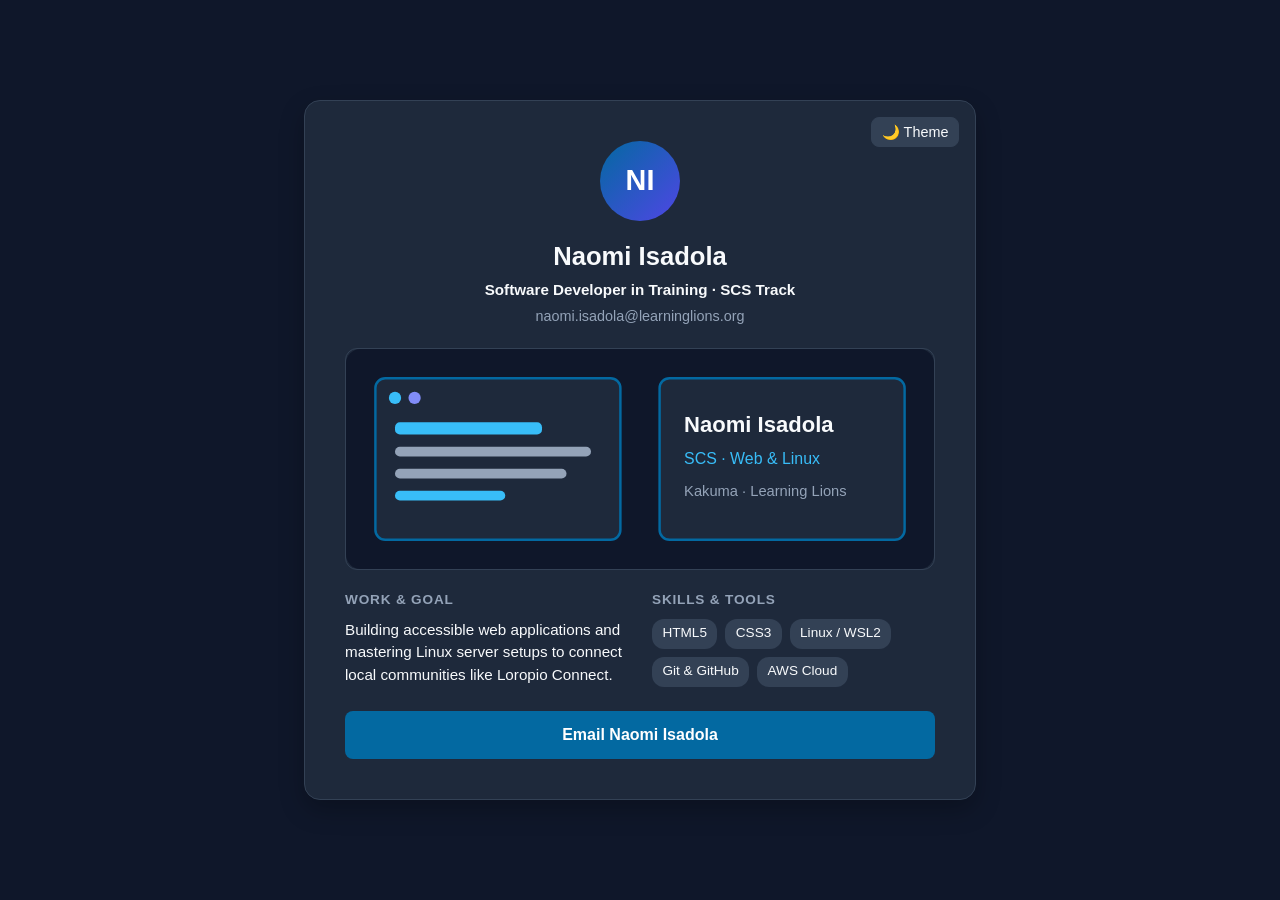
<file: index.html>
<!doctype html>
<html lang="en">
  <head>
    <meta charset="UTF-8" />
    <meta name="viewport" content="width=device-width, initial-scale=1.0" />
    <title>Naomi Isadola | Developer Profile</title>
    <link rel="stylesheet" href="style.css" />
  </head>
  <body>
    <main class="card">
      <button class="toggle-btn" id="themeToggle" aria-label="Toggle light or dark theme">🌙 Theme</button>
      <header>
        <div class="avatar" aria-hidden="true">NI</div>
        <h1>Naomi Isadola</h1>
        <p class="track">Software Developer in Training · SCS Track</p>
        <p class="email">naomi.isadola@learninglions.org</p>
      </header>
      <img src="images/naomi-workspace.svg" alt="Diagram of Naomi Isadola's Linux terminal and web development workspace at Learning Lions" class="hero-img" />
      <div class="sections-grid">
        <section class="section">
          <h2 class="section-title">Work &amp; Goal</h2>
          <p class="section-body">Building accessible web applications and mastering Linux server setups to connect local communities like Loropio Connect.</p>
        </section>
        <section class="section">
          <h2 class="section-title">Skills &amp; Tools</h2>
          <div class="skills">
            <span class="skill-tag">HTML5</span>
            <span class="skill-tag">CSS3</span>
            <span class="skill-tag">Linux / WSL2</span>
            <span class="skill-tag">Git &amp; GitHub</span>
            <span class="skill-tag">AWS Cloud</span>
          </div>
        </section>
      </div>
      <a href="mailto:naomi.isadola@learninglions.org" class="btn">Email Naomi Isadola</a>
    </main>
    <script>
      const toggleBtn = document.getElementById("themeToggle");
      toggleBtn.addEventListener("click", () => {
        document.body.classList.toggle("light-mode");
        toggleBtn.textContent = document.body.classList.contains("light-mode") ? "☀️ Theme" : "🌙 Theme";
      });
    </script>
  </body>
</html>
</file>
<file: style.css>
:root {
  --bg: #0f172a;
  --card-bg: #1e293b;
  --text-main: #f8fafc;
  --text-muted: #94a3b8;
  --accent: #0369a1;
  --accent-hover: #075985;
  --accent-secondary: #4f46e5;
  --btn-text: #ffffff;
  --tag-bg: #334155;
  --shadow: rgba(0, 0, 0, 0.25);
  --border: #334155;
}
.light-mode {
  --bg: #f8fafc;
  --card-bg: #ffffff;
  --text-main: #0f172a;
  --text-muted: #475569;
  --accent: #0369a1;
  --accent-hover: #075985;
  --accent-secondary: #4338ca;
  --btn-text: #ffffff;
  --tag-bg: #e2e8f0;
  --shadow: rgba(15, 23, 42, 0.12);
  --border: #cbd5e1;
}
* { box-sizing: border-box; margin: 0; padding: 0; transition: background-color 0.3s, color 0.3s; }
body { font-family: "Segoe UI", Tahoma, sans-serif; background-color: var(--bg); color: var(--text-main); display: flex; justify-content: center; align-items: center; min-height: 100vh; padding: 1.25rem; line-height: 1.5; }
.card { background-color: var(--card-bg); border: 1px solid var(--border); width: 100%; max-width: 30rem; padding: 2rem; border-radius: 1rem; box-shadow: 0 0.625rem 1.5rem var(--shadow); text-align: center; position: relative; }
.toggle-btn { position: absolute; top: 1rem; right: 1rem; background-color: var(--tag-bg); color: var(--text-main); border: 1px solid var(--border); border-radius: 0.5rem; padding: 0.35rem 0.6rem; font-size: 0.9rem; cursor: pointer; }
.toggle-btn:focus-visible, .btn:focus-visible { outline: 3px solid var(--accent); outline-offset: 2px; }
.avatar { width: 5rem; height: 5rem; border-radius: 50%; background: linear-gradient(135deg, var(--accent), var(--accent-secondary)); display: flex; align-items: center; justify-content: center; font-size: 1.8rem; color: var(--btn-text); margin: 0 auto 1rem auto; font-weight: bold; }
h1 { font-size: 1.6rem; margin-bottom: 0.25rem; }
.track { color: var(--text-main); font-size: 0.95rem; font-weight: 600; margin-bottom: 0.25rem; }
.email { color: var(--text-muted); font-size: 0.9rem; margin-bottom: 1.25rem; }
.hero-img { width: 100%; max-width: 100%; height: auto; border-radius: 0.75rem; border: 1px solid var(--border); margin-bottom: 1.25rem; display: block; }
.sections-grid { display: flex; flex-direction: column; gap: 1rem; }
.section { text-align: left; margin-bottom: 0.5rem; }
h2.section-title { font-size: 0.85rem; text-transform: uppercase; letter-spacing: 0.06em; color: var(--text-muted); margin-bottom: 0.5rem; }
.section-body { font-size: 0.95rem; line-height: 1.5; }
.skills { display: flex; flex-wrap: wrap; gap: 0.5rem; margin-top: 0.5rem; }
.skill-tag { background-color: var(--tag-bg); color: var(--text-main); padding: 0.3rem 0.65rem; border-radius: 0.75rem; font-size: 0.85rem; }
.btn { display: inline-block; width: 100%; padding: 0.75rem 1rem; background-color: var(--accent); color: var(--btn-text); text-decoration: none; font-weight: bold; border-radius: 0.5rem; margin-top: 1rem; }
.btn:hover { background-color: var(--accent-hover); }
@media (min-width: 40rem) {
  .card { max-width: 42rem; padding: 2.5rem; }
  .sections-grid { flex-direction: row; gap: 1.5rem; }
  .sections-grid .section { flex: 1; }
}

img { max-width: 100%; height: auto; }
</file>
